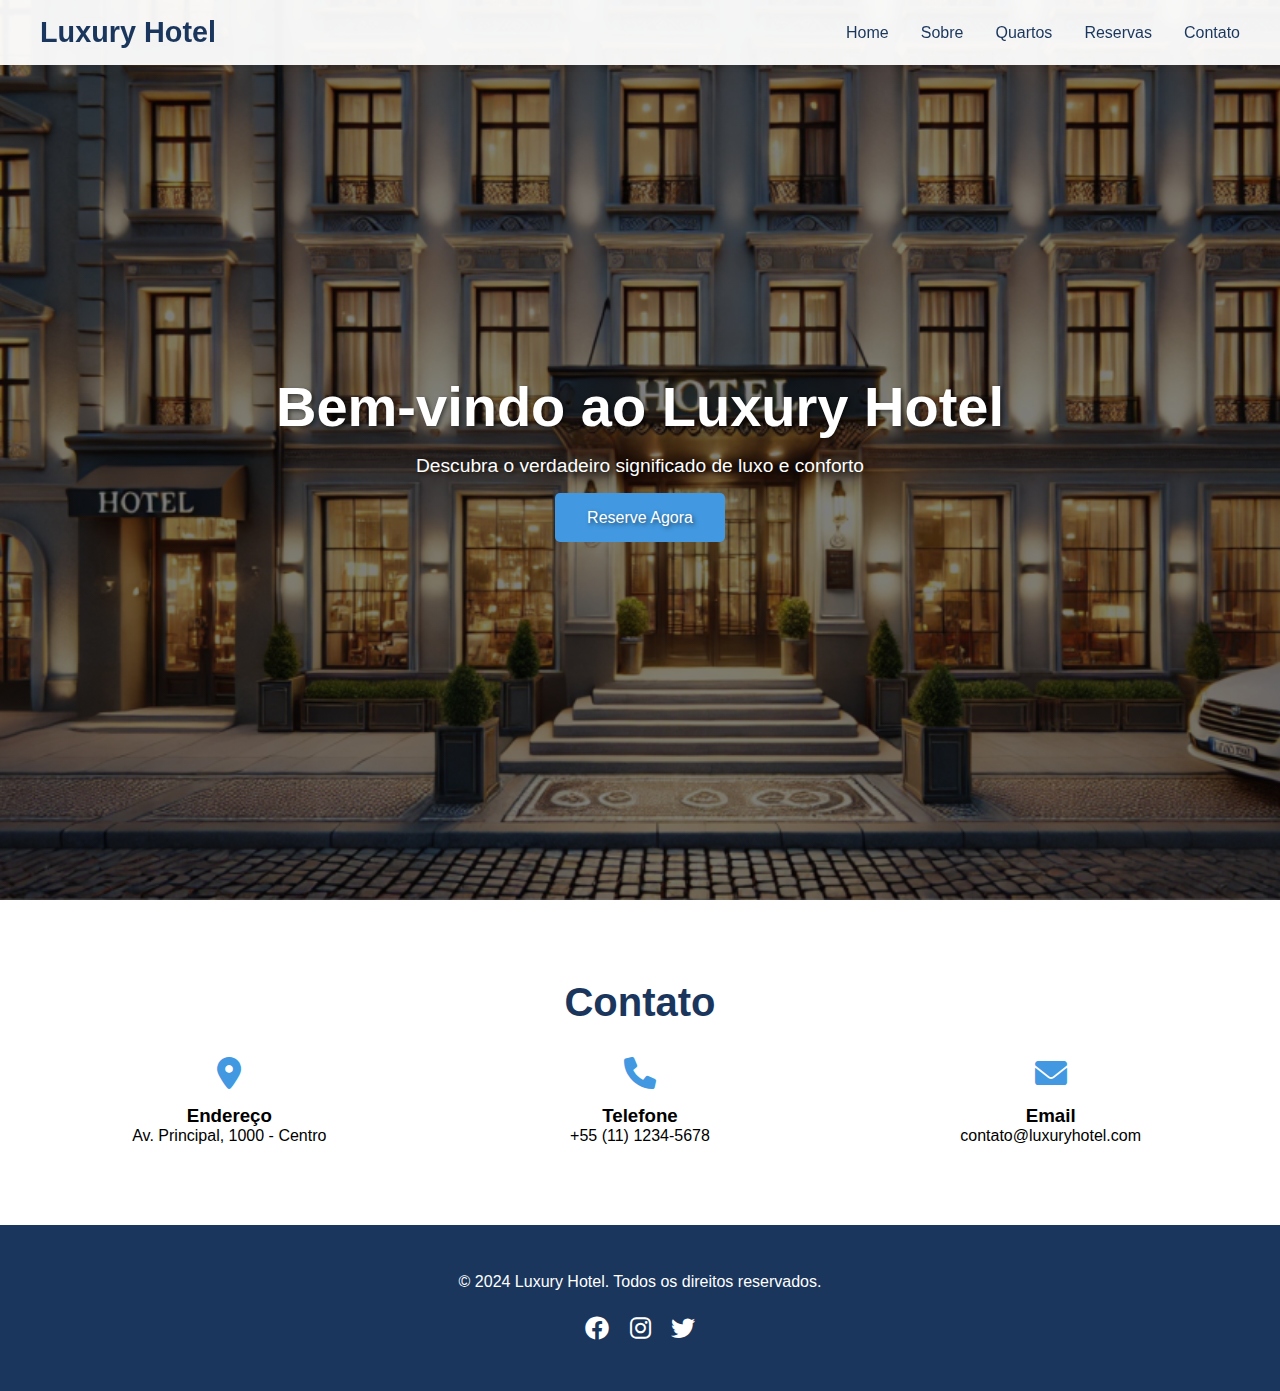
<file: index.html>
<!DOCTYPE html>
<html lang="pt-BR">
<head>
    <meta charset="UTF-8">
    <meta name="viewport" content="width=device-width, initial-scale=1.0">
    <title>Luxury Hotel & Resort</title>
    <link rel="icon" type="image/x-icon" href="/img/logo.png">
    <link rel="stylesheet" href="/fontawesome-assets.css">
    <link rel="stylesheet" href="/styles.css">
    <link rel="preconnect" href="https://fonts.googleapis.com">
    <link rel="preconnect" href="https://fonts.gstatic.com" crossorigin>
    <link href="https://fonts.googleapis.com/css2?family=Playfair+Display:ital,wght@0,400..900;1,400..900&display=swap" rel="stylesheet">
</head>
<body>
    <nav class="navbar">
        <div class="nav-content">
            <div class="logo"><a href="/index.html">Luxury Hotel</a></div>
            <button id="menuToggle" class="menu-toggle" aria-label="Menu">
                <i class="fas fa-bars"></i>
            </button>
            <div id="navLinks" class="nav-links">
                <a href="/index.html">Home</a>
                <a href="/sobre.html">Sobre</a>
                <a href="/quartos.html">Quartos</a>
                <a href="/reserva.html">Reservas</a>
                <a href="#contact">Contato</a>
            </div>
        </div>
    </nav>

    <section id="home" class="hero">
        <div class="hero-content">
            <h1>Bem-vindo ao Luxury Hotel</h1>
            <p>Descubra o verdadeiro significado de luxo e conforto</p>
            <a href="/reserva.html" class="cta-button">Reserve Agora</a>
        </div>
    </section>

    <section id="contact" class="contact">
        <h2 class="section-title">Contato</h2>
        <div class="contact-content">
            <div class="contact-info">
                <i class="fas fa-map-marker-alt"></i>
                <h3>Endereço</h3>
                <p>Av. Principal, 1000 - Centro</p>
            </div>
            <div class="contact-info">
                <i class="fas fa-phone"></i>
                <h3>Telefone</h3>
                <p>+55 (11) 1234-5678</p>
            </div>
            <div class="contact-info">
                <i class="fas fa-envelope"></i>
                <h3>Email</h3>
                <p>contato@luxuryhotel.com</p>
            </div>
        </div>
    </section>

    <footer class="footer">
        <div class="footer-content">
            <p>&copy; 2024 Luxury Hotel. Todos os direitos reservados.</p>
            <div class="social-links">
                <a href="#"><i class="fab fa-facebook"></i></a>
                <a href="#"><i class="fab fa-instagram"></i></a>
                <a href="#"><i class="fab fa-twitter"></i></a>
            </div>
        </div>
    </footer>
    <script src="script.js"></script>
</body>
</html>
</file>
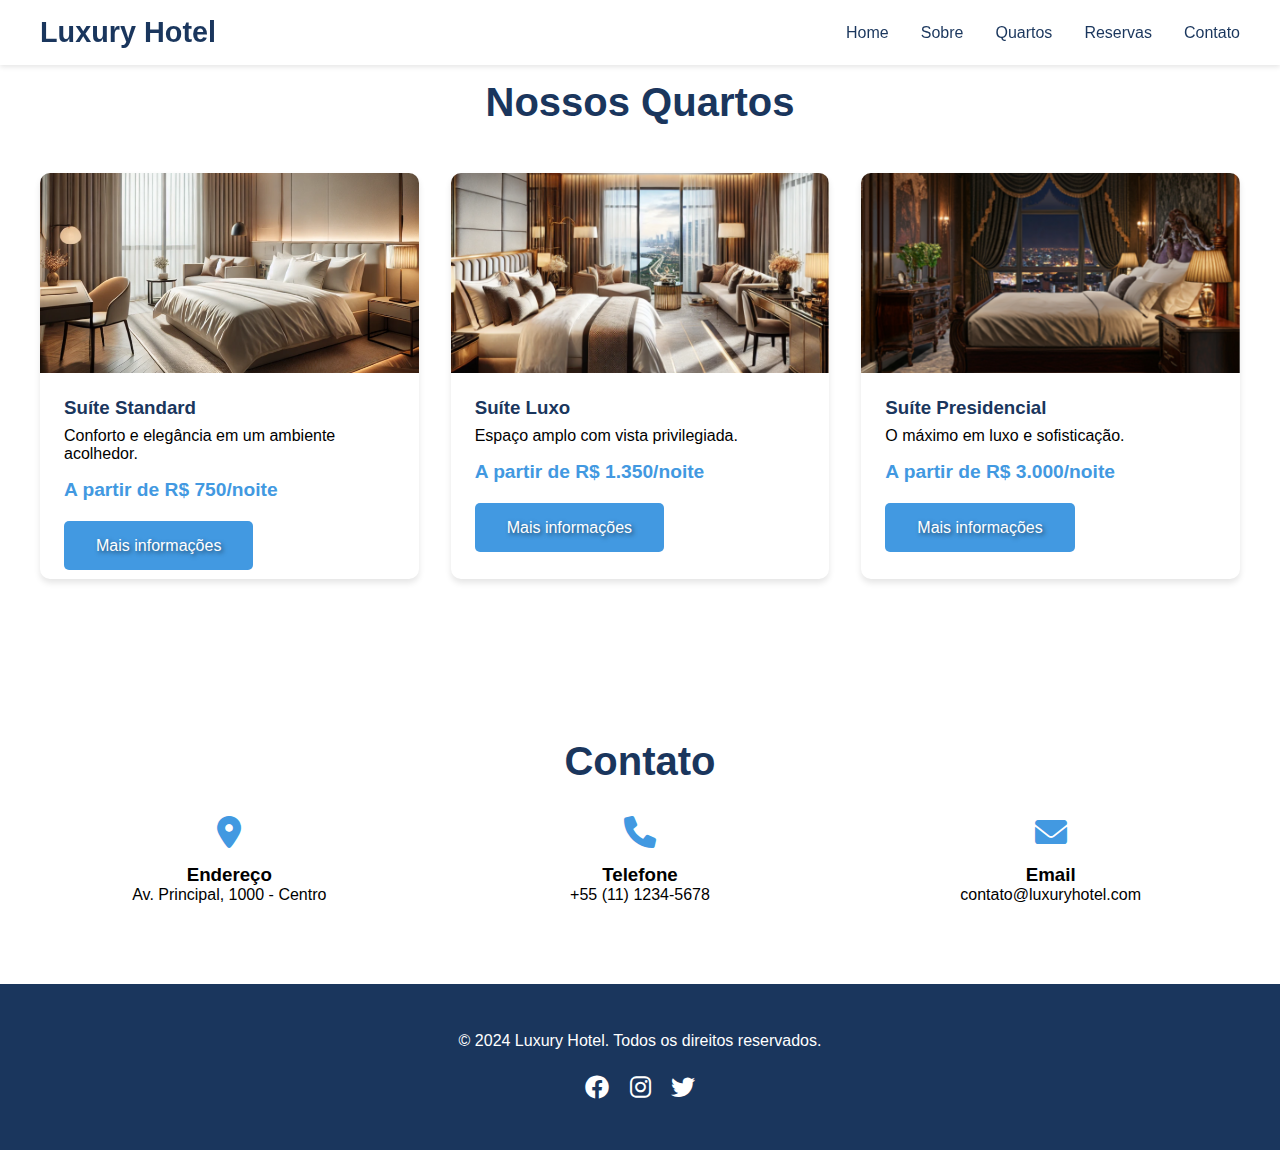
<file: quartos.html>
<!DOCTYPE html>
<html lang="en">
<head>
    <meta charset="UTF-8">
    <meta name="viewport" content="width=device-width, initial-scale=1.0">
    <title>Luxury Hotel & Resort</title>
    <link rel="icon" type="image/x-icon" href="/img/logo.png">
    <link rel="stylesheet" href="/fontawesome-assets.css">
    <link rel="stylesheet" href="/styles.css">
    <link rel="preconnect" href="https://fonts.googleapis.com">
    <link rel="preconnect" href="https://fonts.gstatic.com" crossorigin>
    <link href="https://fonts.googleapis.com/css2?family=Playfair+Display:ital,wght@0,400..900;1,400..900&display=swap" rel="stylesheet">
</head>
<body>
    <nav class="navbar">
        <div class="nav-content">
            <div class="logo"><a href="/index.html">Luxury Hotel</a></div>
            <div class="menu-toggle">
                <i class="fas fa-bars"></i>
            </div>
            <div class="nav-links">
                <a href="/index.html">Home</a>
                <a href="/sobre.html">Sobre</a>
                <a href="/quartos.html">Quartos</a>
                <a href="/reserva.html">Reservas</a>
                <a href="#contact">Contato</a>
            </div>
        </div>
    </nav>

    <section id="rooms" class="rooms">
        <div class="rooms-content">
            <h2 class="section-title">Nossos Quartos</h2>
            <div class="rooms-grid">
                <div class="room-card">
                    <div class="room-image-standard"></div>
                    <div class="room-info">
                        <h3>Suíte Standard</h3>
                        <p>Conforto e elegância em um ambiente acolhedor.</p>
                        <div class="room-price">A partir de R$ 750/noite</div>
                        <br><br>
                        <a href="/suite-standard.html" class="cta-button">Mais informações</a>
                    </div>
                </div>
                <div class="room-card">
                    <div class="room-image-luxo"></div>
                    <div class="room-info">
                        <h3>Suíte Luxo</h3>
                        <p>Espaço amplo com vista privilegiada.</p>
                        <div class="room-price">A partir de R$ 1.350/noite</div>
                        <br><br>
                        <a href="/suite-luxo.html" class="cta-button">Mais informações</a>
                    </div>
                </div>
                <div class="room-card">
                    <div class="room-image-presidencial"></div>
                    <div class="room-info">
                        <h3>Suíte Presidencial</h3>
                        <p>O máximo em luxo e sofisticação.</p>
                        <div class="room-price">A partir de R$ 3.000/noite</div>
                        <br><br>
                        <a href="/suite-presidencial.html" class="cta-button">Mais informações</a>
                    </div>
                </div>
            </div>
        </div>
    </section>

    <section id="contact" class="contact">
        <h2 class="section-title">Contato</h2>
        <div class="contact-content">
            <div class="contact-info">
                <i class="fas fa-map-marker-alt"></i>
                <h3>Endereço</h3>
                <p>Av. Principal, 1000 - Centro</p>
            </div>
            <div class="contact-info">
                <i class="fas fa-phone"></i>
                <h3>Telefone</h3>
                <p>+55 (11) 1234-5678</p>
            </div>
            <div class="contact-info">
                <i class="fas fa-envelope"></i>
                <h3>Email</h3>
                <p>contato@luxuryhotel.com</p>
            </div>
        </div>
    </section>

    <footer class="footer">
        <div class="footer-content">
            <p>&copy; 2024 Luxury Hotel. Todos os direitos reservados.</p>
            <div class="social-links">
                <a href="#"><i class="fab fa-facebook"></i></a>
                <a href="#"><i class="fab fa-instagram"></i></a>
                <a href="#"><i class="fab fa-twitter"></i></a>
            </div>
        </div>
    </footer>
    <script src="script.js"></script>
</body>
</html>
</file>
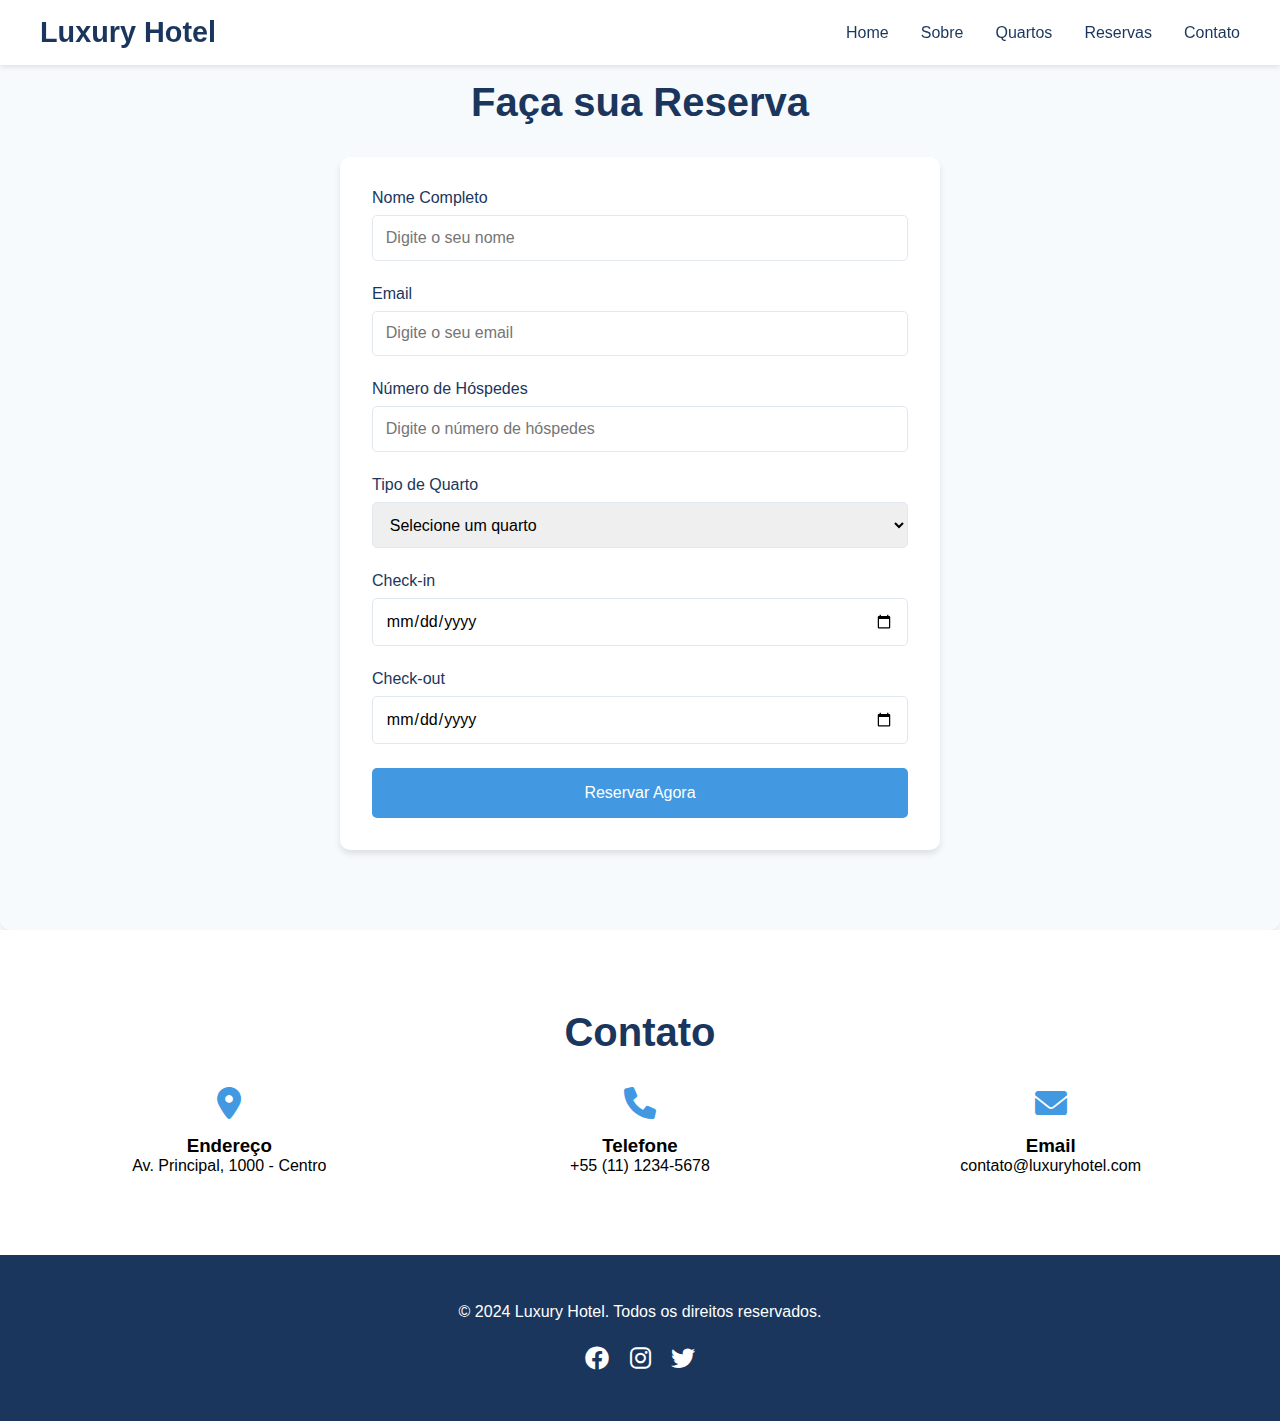
<file: reserva.html>
<!DOCTYPE html>
<html lang="en">
<head>
    <meta charset="UTF-8">
    <meta name="viewport" content="width=device-width, initial-scale=1.0">
    <title>Luxury Hotel & Resort</title>
    <link rel="icon" type="image/x-icon" href="/img/logo.png">
    <link rel="stylesheet" href="/fontawesome-assets.css">
    <link rel="stylesheet" href="/styles.css">
    <link rel="preconnect" href="https://fonts.googleapis.com">
    <link rel="preconnect" href="https://fonts.gstatic.com" crossorigin>
    <link href="https://fonts.googleapis.com/css2?family=Playfair+Display:ital,wght@0,400..900;1,400..900&display=swap" rel="stylesheet">
</head>
<body>
    <nav class="navbar">
        <div class="nav-content">
            <div class="logo"><a href="/index.html">Luxury Hotel</a></div>
            <div class="menu-toggle">
                <i class="fas fa-bars"></i>
            </div>
            <div class="nav-links">
                <a href="/index.html">Home</a>
                <a href="/sobre.html">Sobre</a>
                <a href="/quartos.html">Quartos</a>
                <a href="/reserva.html">Reservas</a>
                <a href="#contact">Contato</a>
            </div>
        </div>
    </nav>
    <div class="booking">
        <h2 class="section-title">Faça sua Reserva</h2>
                <form class="booking-form">
                    <div class="form-group">
                        <label for="name" class="booking-hover">Nome Completo</label>
                        <input type="text" id="name" placeholder="Digite o seu nome" required>
                    </div>
                    <div class="form-group">
                        <label for="email">Email</label>
                        <input type="email" id="email" placeholder="Digite o seu email" required>
                    </div>
                    <div class="form-group">
                        <label for="guests">Número de Hóspedes</label>
                        <input type="number" id="guests" min="1" placeholder="Digite o número de hóspedes" required>
                    </div>
                    <div class="additional-guests" style="display: none;">
                        <h3>Informações do Outro Hóspede</h3>
                        <div class="form-group">
                        <label for="guest-name-1">Nome do Hóspede</label>
                        <input type="text" id="guest-name-1">
                        </div>
                    </div>
                    <div class="form-group">
                        <label for="room-type">Tipo de Quarto</label>
                        <select id="room-type" required>
                            <option value="">Selecione um quarto</option>
                            <option value="standard">Quarto Standard</option>
                            <option value="luxo">Suíte Luxo</option>
                            <option value="presidencial">Suíte Presidencial</option>
                        </select>
                    </div>
                    <div class="form-group">
                        <label for="check-in">Check-in</label>
                        <input type="date" id="check-in" required>
                    </div>
                    <div class="form-group">
                        <label for="check-out">Check-out</label>
                        <input type="date" id="check-out" required>
                    </div>
                    <button type="submit" class="submit-button">Reservar Agora</button>
                </form>
        </section>
    </div>

    <section id="contact" class="contact">
        <h2 class="section-title">Contato</h2>
        <div class="contact-content">
            <div class="contact-info">
                <i class="fas fa-map-marker-alt"></i>
                <h3>Endereço</h3>
                <p>Av. Principal, 1000 - Centro</p>
            </div>
            <div class="contact-info">
                <i class="fas fa-phone"></i>
                <h3>Telefone</h3>
                <p>+55 (11) 1234-5678</p>
            </div>
            <div class="contact-info">
                <i class="fas fa-envelope"></i>
                <h3>Email</h3>
                <p>contato@luxuryhotel.com</p>
            </div>
        </div>
    </section>

    <footer class="footer">
        <div class="footer-content">
            <p>&copy; 2024 Luxury Hotel. Todos os direitos reservados.</p>
            <div class="social-links">
                <a href="#"><i class="fab fa-facebook"></i></a>
                <a href="#"><i class="fab fa-instagram"></i></a>
                <a href="#"><i class="fab fa-twitter"></i></a>
            </div>
        </div>
    </footer>

    <script>
        const guestsInput = document.getElementById('guests');
        const additionalGuestsDiv = document.querySelector('.additional-guests');
        const guestNameInputs = document.querySelectorAll('.additional-guests input');

        guestsInput.addEventListener('input', () => {
        const numGuests = parseInt(guestsInput.value, 10) || 1;
        additionalGuestsDiv.style.display = numGuests > 1 ? 'block' : 'none';

        guestNameInputs.forEach((input, index) => {
            input.required = index < numGuests - 1;
        });
        });
    </script>
    <script src="script.js"></script>
</body>
</html>
</file>
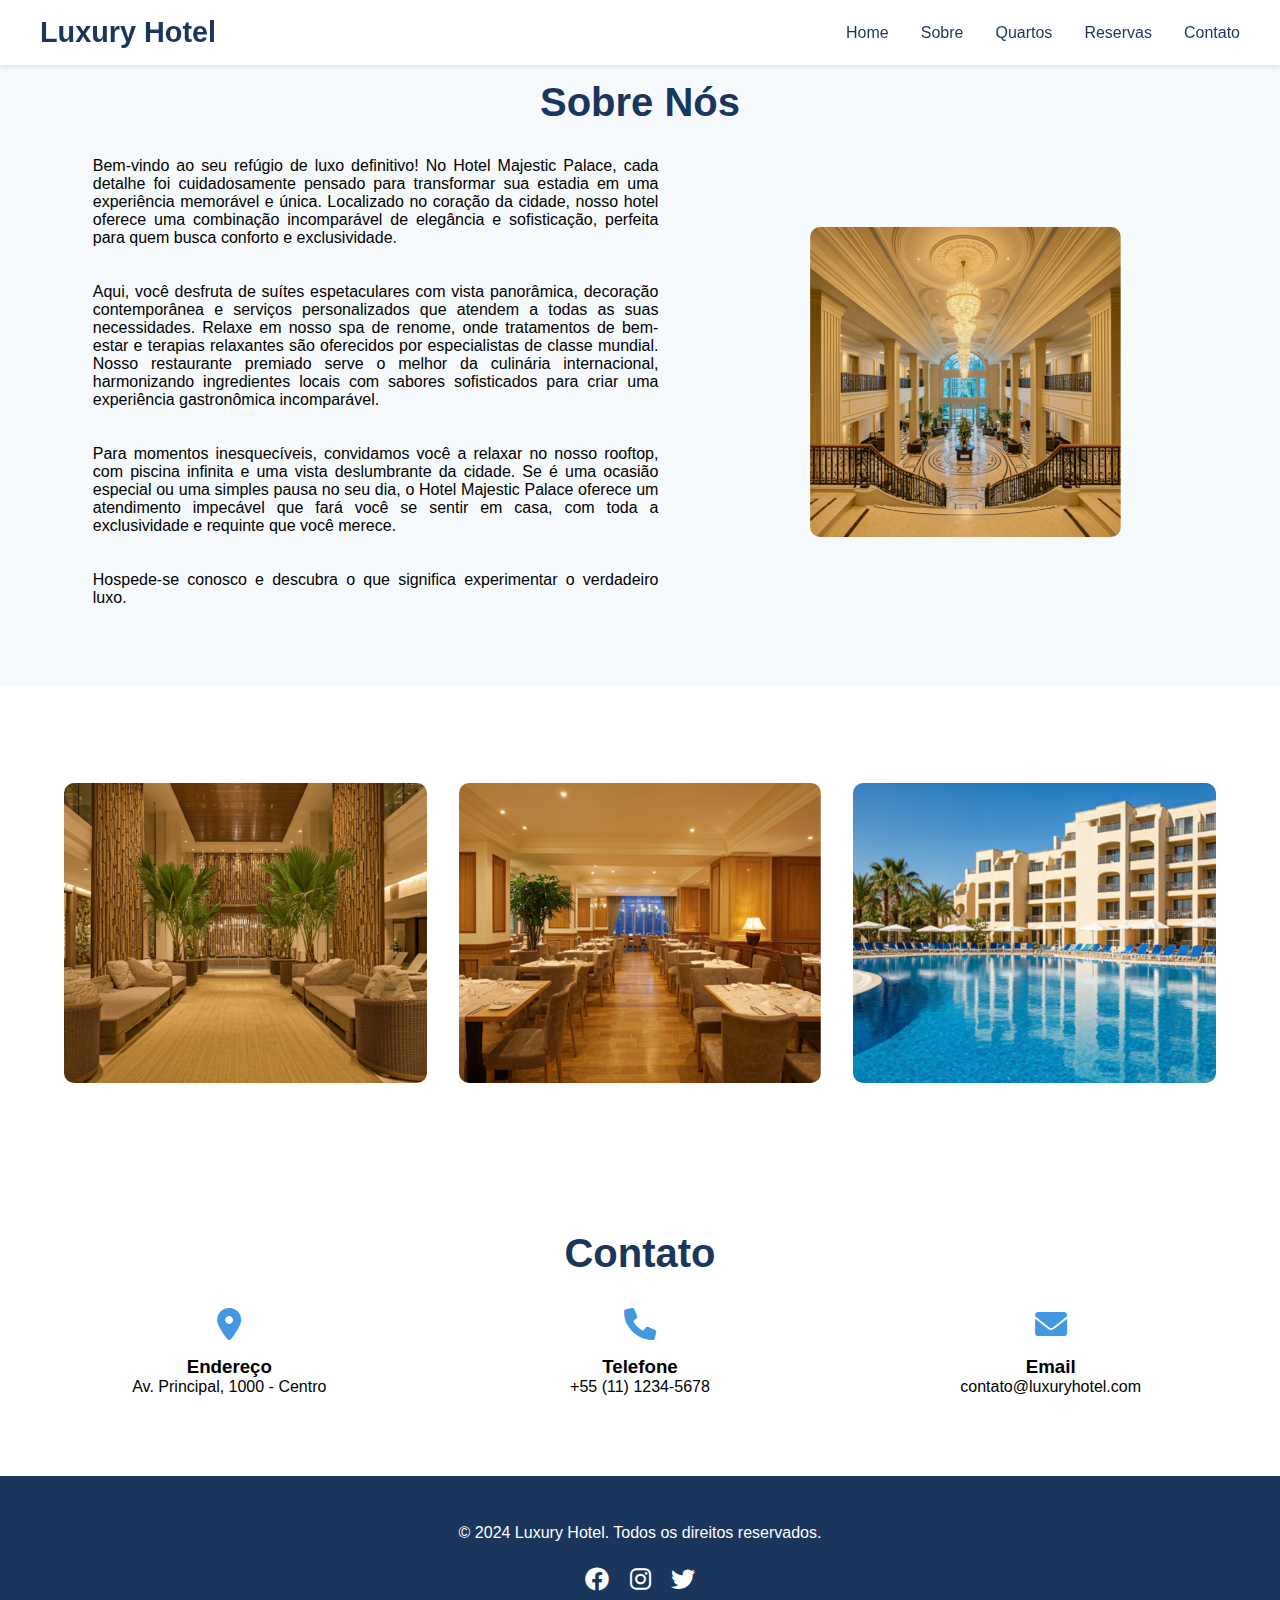
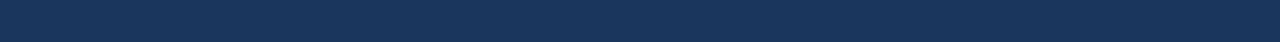
<file: sobre.html>
<!DOCTYPE html>
<html lang="en">
<head>
    <meta charset="UTF-8">
    <meta name="viewport" content="width=device-width, initial-scale=1.0">
    <title>Luxury Hotel & Resort</title>
    <link rel="icon" type="image/x-icon" href="/img/logo.png">
    <link rel="stylesheet" href="/fontawesome-assets.css">
    <link rel="stylesheet" href="/styles.css">
    <link rel="preconnect" href="https://fonts.googleapis.com">
    <link rel="preconnect" href="https://fonts.gstatic.com" crossorigin>
    <link href="https://fonts.googleapis.com/css2?family=Playfair+Display:ital,wght@0,400..900;1,400..900&display=swap" rel="stylesheet">
</head>
<body>
    <nav class="navbar">
        <div class="nav-content">
            <div class="logo"><a href="/index.html">Luxury Hotel</a></div>
            <div class="menu-toggle">
                <i class="fas fa-bars"></i>
            </div>
            <div class="nav-links">
                <a href="/index.html">Home</a>
                <a href="/sobre.html">Sobre</a>
                <a href="/quartos.html">Quartos</a>
                <a href="/reserva.html">Reservas</a>
                <a href="#contact">Contato</a>
            </div>
        </div>
    </nav>
    <section id="about" class="about">
        <div>
            <h2 class="section-title">Sobre Nós</h2>
        </div>
        <div class="about-content">
            <div class="about-text">
                <p>Bem-vindo ao seu refúgio de luxo definitivo! No Hotel Majestic Palace, cada detalhe foi cuidadosamente pensado para transformar sua estadia em uma experiência memorável e única. Localizado no coração da cidade, nosso hotel oferece uma combinação incomparável de elegância e sofisticação, perfeita para quem busca conforto e exclusividade.</p><br><br>
                <p>Aqui, você desfruta de suítes espetaculares com vista panorâmica, decoração contemporânea e serviços personalizados que atendem a todas as suas necessidades. Relaxe em nosso spa de renome, onde tratamentos de bem-estar e terapias relaxantes são oferecidos por especialistas de classe mundial. Nosso restaurante premiado serve o melhor da culinária internacional, harmonizando ingredientes locais com sabores sofisticados para criar uma experiência gastronômica incomparável.</p><br><br>
                <p>Para momentos inesquecíveis, convidamos você a relaxar no nosso rooftop, com piscina infinita e uma vista deslumbrante da cidade. Se é uma ocasião especial ou uma simples pausa no seu dia, o Hotel Majestic Palace oferece um atendimento impecável que fará você se sentir em casa, com toda a exclusividade e requinte que você merece.</p>
                <br><br>
                <p>Hospede-se conosco e descubra o que significa experimentar o verdadeiro luxo.</p>
            </div>
            <div class="about-image">
                <img src="/img/saguão.png" alt="Hotel Majestic Palace">
            </div>
        </div>
    </section>

    <div class="gallery-container">
        <div class="gallery-item">
            <img src="/img/galeria-hotel1.png" alt="Foto Saguão de Espera">
        </div>
        <div class="gallery-item">
            <img src="/img/galeria-hotel2.png" alt="Foto do Restaurante do Hotel">
        </div>
        <div class="gallery-item">
            <img src="/img/galeria-hotel3.png" alt="Foto da área da piscina">
        </div>
    </div>
    
    <section id="contact" class="contact">
        <h2 class="section-title">Contato</h2>
        <div class="contact-content">
            <div class="contact-info">
                <i class="fas fa-map-marker-alt"></i>
                <h3>Endereço</h3>
                <p>Av. Principal, 1000 - Centro</p>
            </div>
            <div class="contact-info">
                <i class="fas fa-phone"></i>
                <h3>Telefone</h3>
                <p>+55 (11) 1234-5678</p>
            </div>
            <div class="contact-info">
                <i class="fas fa-envelope"></i>
                <h3>Email</h3>
                <p>contato@luxuryhotel.com</p>
            </div>
        </div>
    </section>

    <footer class="footer">
        <div class="footer-content">
            <p>&copy; 2024 Luxury Hotel. Todos os direitos reservados.</p>
            <div class="social-links">
                <a href="#"><i class="fab fa-facebook"></i></a>
                <a href="#"><i class="fab fa-instagram"></i></a>
                <a href="#"><i class="fab fa-twitter"></i></a>
            </div>
        </div>
    </footer>
    <script src="script.js"></script>
</body>
</html>
</file>
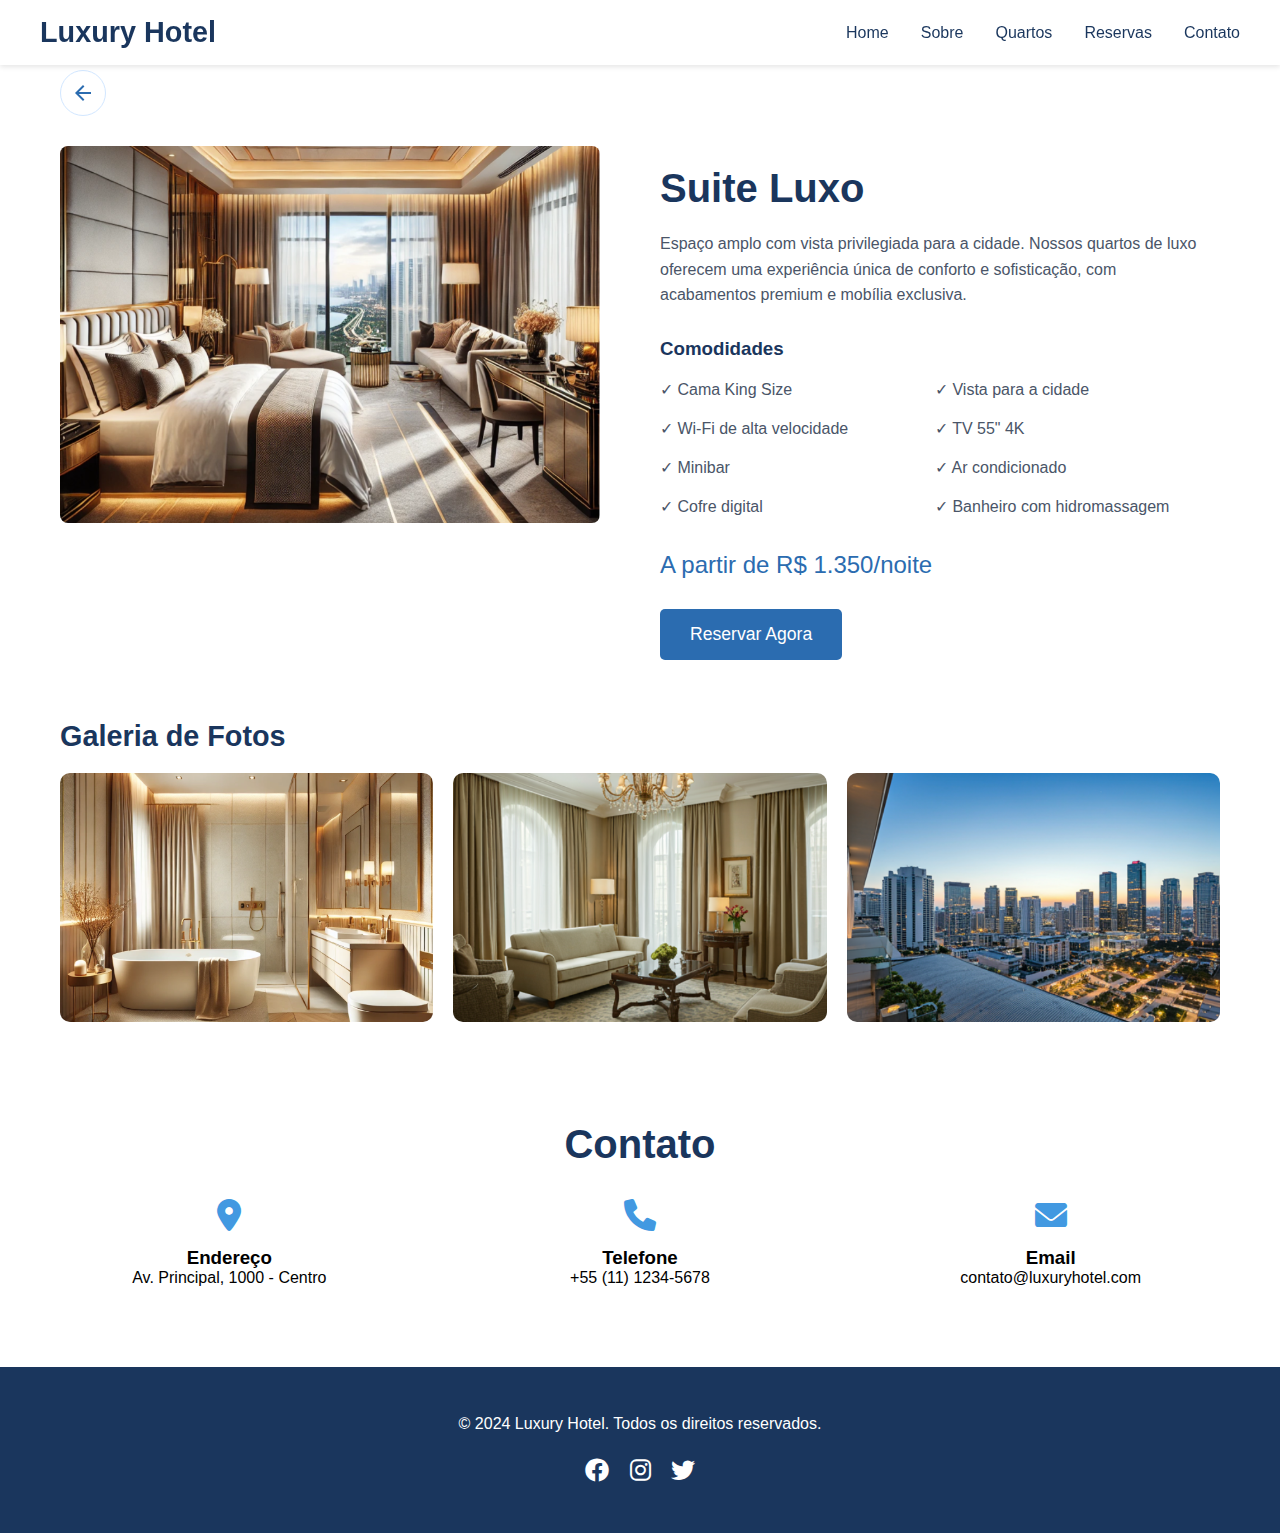
<file: suite-luxo.html>
<!DOCTYPE html>
<html lang="en">
<head>
    <meta charset="UTF-8">
    <meta name="viewport" content="width=device-width, initial-scale=1.0">
    <title>Luxury Hotel & Resort</title>
    <link rel="icon" type="image/x-icon" href="/img/logo.png">
    <link rel="stylesheet" href="/fontawesome-assets.css">
    <link rel="stylesheet" href="/styles.css">
    <link rel="stylesheet" href="/quartos.css">
    <link rel="preconnect" href="https://fonts.googleapis.com">
    <link rel="preconnect" href="https://fonts.gstatic.com" crossorigin>
    <link href="https://fonts.googleapis.com/css2?family=Playfair+Display:ital,wght@0,400..900;1,400..900&display=swap" rel="stylesheet">
</head>
<body>
    <nav class="navbar">
        <div class="nav-content">
            <div class="logo"><a href="/index.html">Luxury Hotel</a></div>
            <div class="menu-toggle">
                <i class="fas fa-bars"></i>
            </div>
            <div class="nav-links">
                <a href="/index.html">Home</a>
                <a href="/sobre.html">Sobre</a>
                <a href="/quartos.html">Quartos</a>
                <a href="/reserva.html">Reservas</a>
                <a href="#contact">Contato</a>
            </div>
        </div>
    </nav>

    <div class="container">
        <div class="back-nav">
            <a href="quartos.html" class="back-button">
                <svg class="back-arrow" viewBox="0 0 24 24">
                    <path d="M20 11H7.83l5.59-5.59L12 4l-8 8 8 8 1.41-1.41L7.83 13H20v-2z"/>
                </svg>                
            </a>
        </div>

        <div class="room-details">
            <div class="room-image">
                <img src="/img/Luxo.png" alt="Suite Luxo">
            </div>
            <div class="room-info">
                <h1 class="room-title">Suite Luxo</h1>
                <p class="room-description">
                    Espaço amplo com vista privilegiada para a cidade. Nossos quartos de luxo oferecem uma experiência única de conforto e sofisticação, com acabamentos premium e mobília exclusiva.
                </p>
                <div class="amenities">
                    <h3>Comodidades</h3>
                    <ul class="amenities-list">
                        <li>✓ Cama King Size</li>
                        <li>✓ Vista para a cidade</li>
                        <li>✓ Wi-Fi de alta velocidade</li>
                        <li>✓ TV 55" 4K</li>
                        <li>✓ Minibar</li>
                        <li>✓ Ar condicionado</li>
                        <li>✓ Cofre digital</li>
                        <li>✓ Banheiro com hidromassagem</li>
                    </ul>
                </div>
                <div class="price">
                    A partir de R$ 1.350/noite
                </div>
                <a href="reserva.html" class="book-button">Reservar Agora</a>
            </div>
        </div>

        <h2 class="gallery-title">Galeria de Fotos</h2>
        <div class="gallery">
            <div class="gallery-item">
                <img src="/img/banheiro-luxo.png" alt="Vista do banheiro">
            </div>
            <div class="gallery-item">
                <img src="/img/sala-luxo.png" alt="Vista da sala de estar">
            </div>
            <div class="gallery-item">
                <img src="/img/vista-luxo.png" alt="Vista da varanda">
            </div>
        </div>
    </div>

    <section id="contact" class="contact">
        <h2 class="section-title">Contato</h2>
        <div class="contact-content">
            <div class="contact-info">
                <i class="fas fa-map-marker-alt"></i>
                <h3>Endereço</h3>
                <p>Av. Principal, 1000 - Centro</p>
            </div>
            <div class="contact-info">
                <i class="fas fa-phone"></i>
                <h3>Telefone</h3>
                <p>+55 (11) 1234-5678</p>
            </div>
            <div class="contact-info">
                <i class="fas fa-envelope"></i>
                <h3>Email</h3>
                <p>contato@luxuryhotel.com</p>
            </div>
        </div>
    </section>

    <footer class="footer">
        <div class="footer-content">
            <p>&copy; 2024 Luxury Hotel. Todos os direitos reservados.</p>
            <div class="social-links">
                <a href="#"><i class="fab fa-facebook"></i></a>
                <a href="#"><i class="fab fa-instagram"></i></a>
                <a href="#"><i class="fab fa-twitter"></i></a>
            </div>
        </div>
    </footer>
    <script src="script.js"></script>
</body>
</html>
</file>
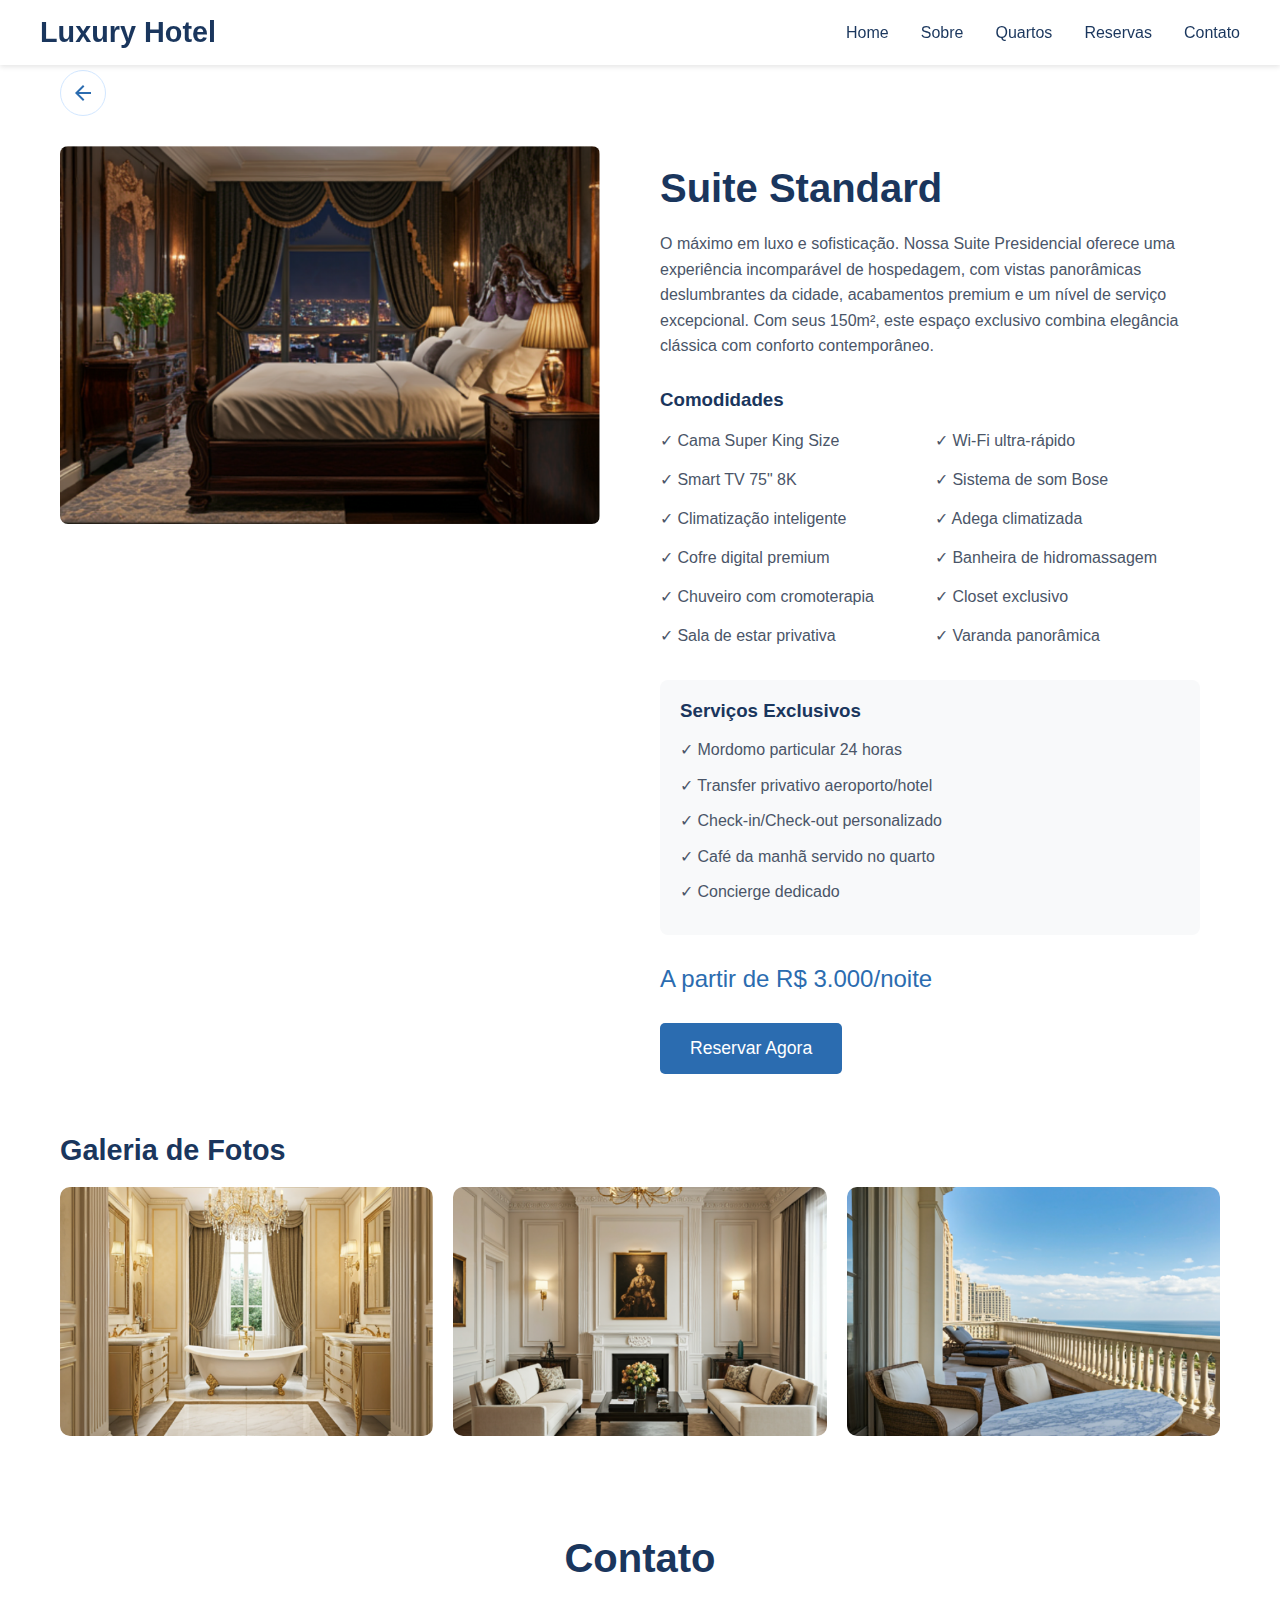
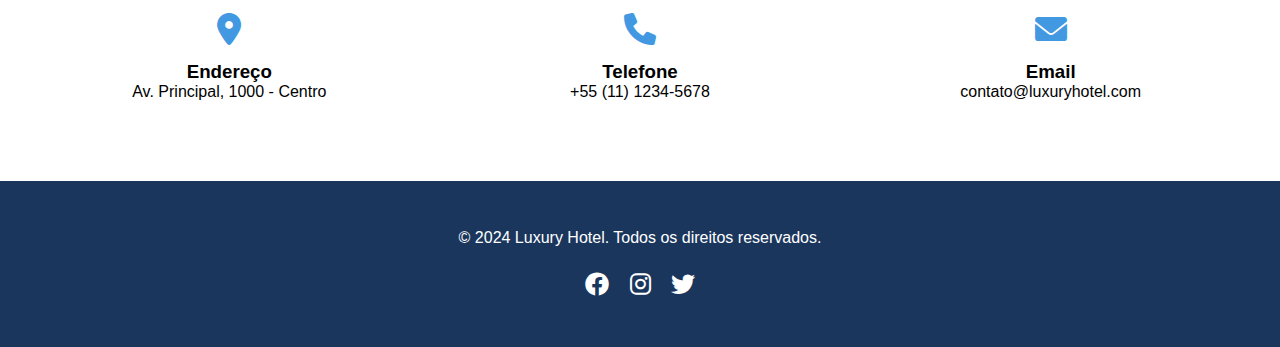
<file: suite-presidencial.html>
<!DOCTYPE html>
<html lang="en">
<head>
    <meta charset="UTF-8">
    <meta name="viewport" content="width=device-width, initial-scale=1.0">
    <title>Luxury Hotel & Resort</title>
    <link rel="icon" type="image/x-icon" href="/img/logo.png">
    <link rel="stylesheet" href="/fontawesome-assets.css">
    <link rel="stylesheet" href="/styles.css">
    <link rel="stylesheet" href="/quartos.css">
    <link rel="preconnect" href="https://fonts.googleapis.com">
    <link rel="preconnect" href="https://fonts.gstatic.com" crossorigin>
    <link href="https://fonts.googleapis.com/css2?family=Playfair+Display:ital,wght@0,400..900;1,400..900&display=swap" rel="stylesheet">
</head>
<body>
    <nav class="navbar">
        <div class="nav-content">
            <div class="logo"><a href="/index.html">Luxury Hotel</a></div>
            <div class="menu-toggle">
                <i class="fas fa-bars"></i>
            </div>
            <div class="nav-links">
                <a href="/index.html">Home</a>
                <a href="/sobre.html">Sobre</a>
                <a href="/quartos.html">Quartos</a>
                <a href="/reserva.html">Reservas</a>
                <a href="#contact">Contato</a>
            </div>
        </div>
    </nav>

    <div class="container">
        <div class="back-nav">
            <a href="quartos.html" class="back-button">
                <svg class="back-arrow" viewBox="0 0 24 24">
                    <path d="M20 11H7.83l5.59-5.59L12 4l-8 8 8 8 1.41-1.41L7.83 13H20v-2z"/>
                </svg>
            </a>
        </div>

        <div class="room-details">
            <div class="room-image">
                <img src="/img/Presidencial.png" alt="Suite Luxo">
            </div>
            <div class="room-info">
                <h1 class="room-title">Suite Standard</h1>
                <p class="room-description">
                    O máximo em luxo e sofisticação. Nossa Suite Presidencial oferece uma experiência incomparável de hospedagem, com vistas panorâmicas deslumbrantes da cidade, acabamentos premium e um nível de serviço excepcional. Com seus 150m², este espaço exclusivo combina elegância clássica com conforto contemporâneo.
                </p>
                <div class="amenities">
                    <h3>Comodidades</h3>
                    <ul class="amenities-list">
                        <li>✓ Cama Super King Size</li>
                        <li>✓ Wi-Fi ultra-rápido</li>
                        <li>✓ Smart TV 75" 8K</li>
                        <li>✓ Sistema de som Bose</li>
                        <li>✓ Climatização inteligente</li>
                        <li>✓ Adega climatizada</li>
                        <li>✓ Cofre digital premium</li>
                        <li>✓ Banheira de hidromassagem</li>
                        <li>✓ Chuveiro com cromoterapia</li>
                        <li>✓ Closet exclusivo</li>
                        <li>✓ Sala de estar privativa</li>
                        <li>✓ Varanda panorâmica</li>
                    </ul>
                </div>

                <div class="special-features">
                    <h3>Serviços Exclusivos</h3>
                    <p>✓ Mordomo particular 24 horas</p>
                    <p>✓ Transfer privativo aeroporto/hotel</p>
                    <p>✓ Check-in/Check-out personalizado</p>
                    <p>✓ Café da manhã servido no quarto</p>
                    <p>✓ Concierge dedicado</p>
                </div>

                <div class="price">
                    A partir de R$ 3.000/noite
                </div>
                <a href="reserva.html" class="book-button">Reservar Agora</a>
            </div>
        </div>

        <h2 class="gallery-title">Galeria de Fotos</h2>
        <div class="gallery">
            <div class="gallery-item">
                <img src="/img/banheiro-presidencial.png" alt="Vista do banheiro">
            </div>
            <div class="gallery-item">
                <img src="/img/sala-presidencial.png" alt="Vista da sala de estar">
            </div>
            <div class="gallery-item">
                <img src="/img/vista-presidencial.png" alt="Vista da varanda">
            </div>
        </div>
    </div>

    <section id="contact" class="contact">
        <h2 class="section-title">Contato</h2>
        <div class="contact-content">
            <div class="contact-info">
                <i class="fas fa-map-marker-alt"></i>
                <h3>Endereço</h3>
                <p>Av. Principal, 1000 - Centro</p>
            </div>
            <div class="contact-info">
                <i class="fas fa-phone"></i>
                <h3>Telefone</h3>
                <p>+55 (11) 1234-5678</p>
            </div>
            <div class="contact-info">
                <i class="fas fa-envelope"></i>
                <h3>Email</h3>
                <p>contato@luxuryhotel.com</p>
            </div>
        </div>
    </section>

    <footer class="footer">
        <div class="footer-content">
            <p>&copy; 2024 Luxury Hotel. Todos os direitos reservados.</p>
            <div class="social-links">
                <a href="#"><i class="fab fa-facebook"></i></a>
                <a href="#"><i class="fab fa-instagram"></i></a>
                <a href="#"><i class="fab fa-twitter"></i></a>
            </div>
        </div>
    </footer>
    <script src="script.js"></script>
</body>
</html>
</file>
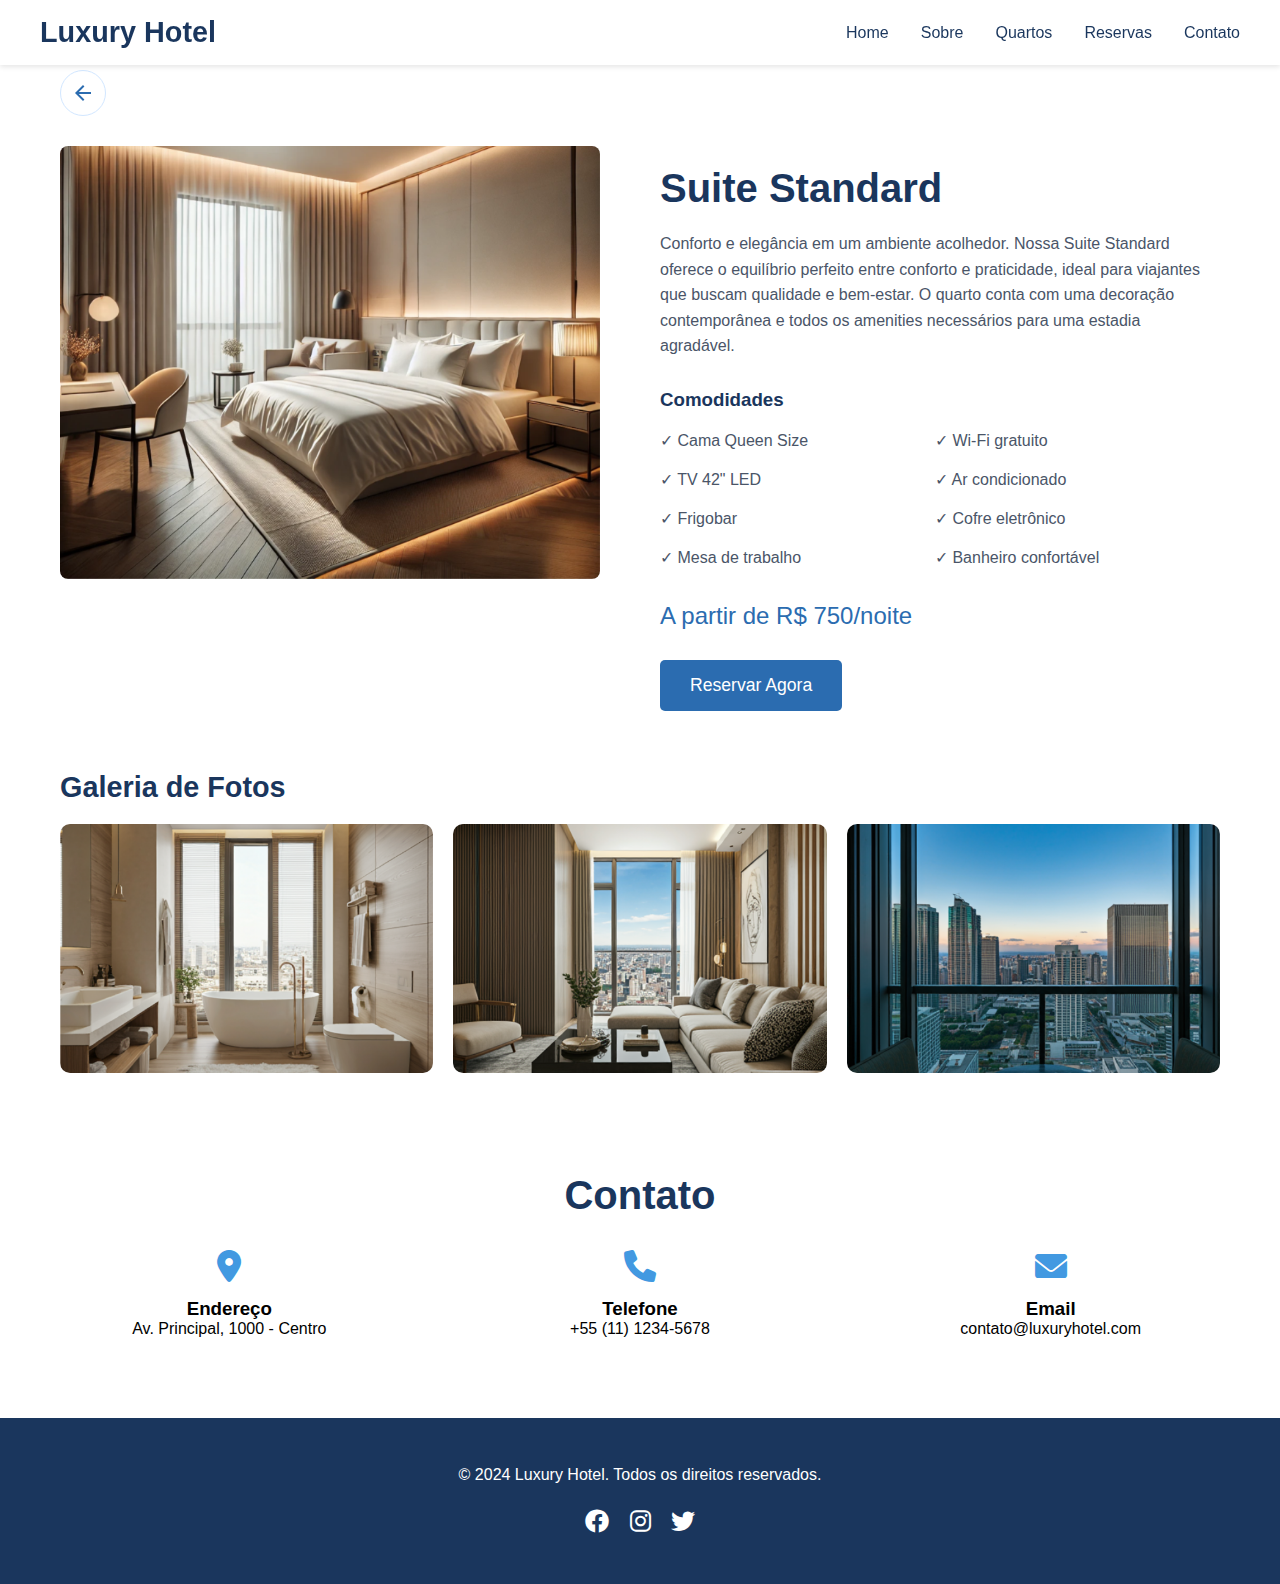
<file: suite-standard.html>
<!DOCTYPE html>
<html lang="en">
<head>
    <meta charset="UTF-8">
    <meta name="viewport" content="width=device-width, initial-scale=1.0">
    <title>Luxury Hotel & Resort</title>
    <link rel="icon" type="image/x-icon" href="/img/logo.png">
    <link rel="stylesheet" href="/fontawesome-assets.css">
    <link rel="stylesheet" href="/styles.css">
    <link rel="stylesheet" href="/quartos.css">
    <link rel="preconnect" href="https://fonts.googleapis.com">
    <link rel="preconnect" href="https://fonts.gstatic.com" crossorigin>
    <link href="https://fonts.googleapis.com/css2?family=Playfair+Display:ital,wght@0,400..900;1,400..900&display=swap" rel="stylesheet">
</head>
<body>
    <nav class="navbar">
        <div class="nav-content">
            <div class="logo"><a href="/index.html">Luxury Hotel</a></div>
            <div class="menu-toggle">
                <i class="fas fa-bars"></i>
            </div>
            <div class="nav-links">
                <a href="/index.html">Home</a>
                <a href="/sobre.html">Sobre</a>
                <a href="/quartos.html">Quartos</a>
                <a href="/reserva.html">Reservas</a>
                <a href="#contact">Contato</a>
            </div>
        </div>
    </nav>

    <div class="container">
        <div class="back-nav">
            <a href="quartos.html" class="back-button">
                <svg class="back-arrow" viewBox="0 0 24 24">
                    <path d="M20 11H7.83l5.59-5.59L12 4l-8 8 8 8 1.41-1.41L7.83 13H20v-2z"/>
                </svg>
            </a>
        </div>

        <div class="room-details">
            <div class="room-image">
                <img src="/img/Standard.png" alt="Suite Luxo">
            </div>
            <div class="room-info">
                <h1 class="room-title">Suite Standard</h1>
                <p class="room-description">
                    Conforto e elegância em um ambiente acolhedor. Nossa Suite Standard oferece o equilíbrio perfeito entre conforto e praticidade, ideal para viajantes que buscam qualidade e bem-estar. O quarto conta com uma decoração contemporânea e todos os amenities necessários para uma estadia agradável.
                </p>
                <div class="amenities">
                    <h3>Comodidades</h3>
                    <ul class="amenities-list">
                        <li>✓ Cama Queen Size</li>
                        <li>✓ Wi-Fi gratuito</li>
                        <li>✓ TV 42" LED</li>
                        <li>✓ Ar condicionado</li>
                        <li>✓ Frigobar</li>
                        <li>✓ Cofre eletrônico</li>
                        <li>✓ Mesa de trabalho</li>
                        <li>✓ Banheiro confortável</li>
                    </ul>
                </div>
                <div class="price">
                    A partir de R$ 750/noite
                </div>
                <a href="reserva.html" class="book-button">Reservar Agora</a>
            </div>
        </div>

        <h2 class="gallery-title">Galeria de Fotos</h2>
        <div class="gallery">
            <div class="gallery-item">
                <img src="/img/banheiro-standard.png" alt="Vista do banheiro">
            </div>
            <div class="gallery-item">
                <img src="/img/sala-standard.png" alt="Vista da sala de estar">
            </div>
            <div class="gallery-item">
                <img src="/img/vista-standard.png" alt="Vista da varanda">
            </div>
        </div>
    </div>

    <section id="contact" class="contact">
        <h2 class="section-title">Contato</h2>
        <div class="contact-content">
            <div class="contact-info">
                <i class="fas fa-map-marker-alt"></i>
                <h3>Endereço</h3>
                <p>Av. Principal, 1000 - Centro</p>
            </div>
            <div class="contact-info">
                <i class="fas fa-phone"></i>
                <h3>Telefone</h3>
                <p>+55 (11) 1234-5678</p>
            </div>
            <div class="contact-info">
                <i class="fas fa-envelope"></i>
                <h3>Email</h3>
                <p>contato@luxuryhotel.com</p>
            </div>
        </div>
    </section>

    <footer class="footer">
        <div class="footer-content">
            <p>&copy; 2024 Luxury Hotel. Todos os direitos reservados.</p>
            <div class="social-links">
                <a href="#"><i class="fab fa-facebook"></i></a>
                <a href="#"><i class="fab fa-instagram"></i></a>
                <a href="#"><i class="fab fa-twitter"></i></a>
            </div>
        </div>
    </footer>
    <script src="script.js"></script>
</body>
</html>
</file>
<file: quartos.css>
:root {
    --cor-principal: #1a365d;
    --cor-secundaria: #4299e1;
    --cor-terciaria: #2b6cb0;
    --cor-branco: white;
}

* {
    margin: 0;
    padding: 0;
    box-sizing: border-box;
    font-family: Arial, sans-serif;
}

.container {
    max-width: 1200px;
    margin: 0 auto;
    padding: 20px;
    padding-top: 70px;
}

.back-nav {
    display: flex;
    align-items: center;
    margin-bottom: 20px;
}

.back-button {
    display: flex;
    align-items: center;
    gap: 8px;
    color: var(--cor-terciaria);
    text-decoration: none;
    font-size: 1.1em;
    padding: 10px;
    border-radius: 100%;
    border: 1px solid #d2e7ff;
    transition: 0.3s;
}

.back-button:hover {
    background-color: #d2e7ff;
}

.back-arrow {
    width: 24px;
    height: 24px;
    fill: var(--cor-terciaria);
}

.room-details {
    display: flex;
    gap: 40px;
    margin-top: 30px;
}

.room-image {
    flex: 1;
    min-width: 300px;
}

.room-image img {
    width: 100%;
    height: auto;
    border-radius: 8px;
    object-fit: cover;
}

.room-info {
    flex: 1;
    padding: 20px;
}

.room-title {
    color: #1a365d;
    font-size: 2.5em;
    margin-bottom: 20px;
}

.room-description {
    color: #4a5568;
    line-height: 1.6;
    margin-bottom: 30px;
}

.amenities {
    margin: 20px 0;
}

.amenities h3 {
    color: #1a365d;
    margin-bottom: 15px;
}

.amenities-list {
    display: grid;
    grid-template-columns: repeat(2, 1fr);
    gap: 10px;
    list-style: none;
}

.amenities-list li {
    color: #4a5568;
    padding: 5px 0;
}

.special-features {
    margin: 30px 0;
    padding: 20px;
    background-color: #f8f9fa;
    border-radius: 8px;
}

.special-features h3 {
    color: #1a365d;
    margin-bottom: 15px;
}

.special-features p {
    color: #4a5568;
    line-height: 1.6;
    margin-bottom: 10px;
}

.price {
    font-size: 1.5em;
    color: var(--cor-terciaria);
    margin: 30px 0;
}

.book-button {
    background-color: var(--cor-terciaria);
    color: var(--cor-branco);
    padding: 15px 30px;
    border: none;
    border-radius: 5px;
    font-size: 1.1em;
    cursor: pointer;
    transition: background-color 0.3s;
}

.book-button:hover {
    background-color: #1a365d;
}

.gallery-title {
    color: #1a365d;
    font-size: 1.8em;
    margin: 40px 0 20px;
}

.gallery {
    display: grid;
    grid-template-columns: repeat(3, 1fr);
    gap: 20px;
    margin-top: 20px;
}

.gallery-item {
    position: relative;
    width: 100%;
    height: 0;
    padding-bottom: 66.67%; 
    overflow: hidden;
    border-radius: 8px;
}

.gallery-item img {
    position: absolute;
    width: 100%;
    height: 100%;
    object-fit: cover;
    transition: transform 0.3s ease;
}

.gallery-item:hover img {
    transform: scale(1.05);
}

@media (max-width: 768px) {
    .room-details {
        flex-direction: column;
    }

    .room-image, .room-info {
        width: 100%;
    }

    .amenities-list {
        grid-template-columns: 1fr;
    }
}

.gallery-item:hover img {
    transform: scale(1.05);
}

@media (max-width: 768px) {
    .room-details {
        flex-direction: column;
    }

    .room-image, .room-info {
        width: 100%;
    }

    .amenities-list {
        grid-template-columns: 1fr;
    }

    .gallery {
        grid-template-columns: 1fr;
        gap: 15px;
    }
}

@media (min-width: 769px) and (max-width: 1024px) {
    .gallery {
        grid-template-columns: repeat(2, 1fr);
    }
}
</file>
<file: styles.css>
@import url('https://cdnjs.cloudflare.com/ajax/libs/font-awesome/6.0.0/css/all.min.css');

:root {
    --cor-principal: #1a365d;
    --cor-secundaria: #4299e1;
    --cor-terciaria: #2b6cb0;
    --cor-branco: white;
}

* {
    margin: 0;
    padding: 0;
    box-sizing: border-box;
    font-family: 'Arial', sans-serif;
}

.navbar {
    position: fixed;
    width: 100%;
    background-color: rgba(255, 255, 255, 0.95);
    padding: 1rem 2rem;
    z-index: 1000;
    box-shadow: 0 2px 5px rgba(0,0,0,0.1);
}

.nav-content {
    max-width: 1200px;
    margin: 0 auto;
    display: flex;
    justify-content: space-between;
    align-items: center;
}

.logo {
    font-size: 1.8rem;
    font-weight: bold;
    color: var(--cor-principal);
}

.logo a {
    text-decoration: none;
    color: var(--cor-principal);
}

.nav-links {
    display: flex;
    gap: 2rem;
}

.nav-links a {
    text-decoration: none;
    color: var(--cor-principal);
    font-weight: 500;
    transition: color 0.3s ease;
}

.nav-links a:hover {
    color: var(--cor-secundaria);
}

.menu-toggle {
    display: none;
    font-size: 1.5rem;
    cursor: pointer;
}

.hero {
    height: 100vh;
    background: linear-gradient(rgba(0,0,0,0.5), rgba(0,0,0,0.5)),
                url('/img/Hotel.png') center/cover no-repeat;
    display: flex;
    align-items: center;
    justify-content: center;
    text-align: center;
    color: var(--cor-branco);
    padding: 0 1rem;
}

.hero-content h1 {
    font-size: 3.5rem;
    margin-bottom: 1rem;
    text-shadow: 2px 2px 4px rgba(0, 0, 0, 0.5);
}

.hero-content p {
    font-size: 1.2rem;
    margin-bottom: 2rem;
    text-shadow: 2px 2px 4px rgba(0, 0, 0, 0.5);
}

.cta-button {
    padding: 1rem 2rem;
    background-color: var(--cor-secundaria);
    color: var(--cor-branco);
    text-decoration: none;
    border-radius: 5px;
    transition: background-color 0.3s ease;
    text-shadow: 2px 2px 4px rgba(0, 0, 0, 0.5);
}

.cta-button:hover {
    background-color: var(--cor-terciaria);
}

.about {
    padding: 5rem 2rem;
    background-color: #f7fafc;
}

.about-content {
    display: flex;
    justify-content: space-between;
    align-items: center;
    /*max-width: 1200px;
    margin: 0 auto;
    text-align: center;*/
}

.about-text {
    flex: 1;
    padding-right: 1.5rem;
    text-align: justify;
    margin-left: 5%;
    transition: transform 0.3s ease;
}

.about-text:hover {
    transform: scale(1.05);
}

.about-image {
display: flex;
justify-content: center;
flex: 1;
max-width: 50%;
}

.about-image img {
    max-width: 55%;
    height: auto;
    border-radius: 10px;
    transition: transform 0.3s ease;
}

.about-image img:hover {
    transform: scale(1.05);
}

.gallery-container {
    display: grid;
    grid-template-columns: repeat(3, 1fr);
    gap: 2rem;
    padding: 4rem 5%;
    margin-top: 2rem;
}

.gallery-item {
    width: 100%;
    overflow: hidden;
}

.gallery-item img {
    width: 100%;
    height: 300px;
    object-fit: cover;
    border-radius: 10px;
    transition: transform 0.3s ease;
}

.gallery-item img:hover {
    transform: scale(1.05);
}

.booking {
    padding: 5rem 2rem;
    background-color: #f7fafc;
    border-color: black;
    border-radius: 10px;
    box-shadow: 0 4px 6px rgba(0,0,0,0.1);
}

.booking-form {
    max-width: 600px;
    margin: 0 auto;
    background-color: var(--cor-branco);
    padding: 2rem;
    border-radius: 10px;
    box-shadow: 0 4px 6px rgba(0,0,0,0.1);
}

.form-group {
    margin-bottom: 1.5rem;
}

.form-group label {
    display: block;
    margin-bottom: 0.5rem;
    color: var(--cor-principal);
}

.form-group input,
.form-group select {
    width: 100%;
    padding: 0.8rem;
    border: 1px solid #e2e8f0;
    border-radius: 5px;
    font-size: 1rem;
}
.submit-button {
    width: 100%;
    padding: 1rem;
    background-color: var(--cor-secundaria);
    color: var(--cor-branco);
    border: none;
    border-radius: 5px;
    cursor: pointer;
    font-size: 1rem;
    transition: background-color 0.3s ease;
}

.submit-button:hover {
    background-color: var(--cor-terciaria);
}

.booking-hover:hover {
    border-color: var(--cor-secundaria);
}

.section-title {
    font-size: 2.5rem;
    color: var(--cor-principal);
    margin-bottom: 2rem;
    text-align: center;
}

.rooms {
    padding: 5rem 2rem;
    background-color: var(--cor-branco);
}

.rooms-content {
    max-width: 1200px;
    margin: 0 auto;
}

.rooms-grid {
    display: grid;
    grid-template-columns: repeat(auto-fit, minmax(300px, 1fr));
    gap: 2rem;
    margin-top: 3rem;
}

.room-card {
    background-color: var(--cor-branco);
    border-radius: 10px;
    overflow: hidden;
    box-shadow: 0 4px 6px rgba(0,0,0,0.1);
    transition: transform 0.3s ease;
}

.room-card:hover {
    transform: translateY(-5px);
}

.room-image-standard {
    height: 200px;
    background: url('/img/Standard.png') center/cover no-repeat;
}

.room-image-luxo {
    height: 200px;
    background: url('/img/Luxo.png') center/cover no-repeat;
}

.room-image-presidencial {
    height: 200px;
    background: url('/img/Presidencial.png') center/cover no-repeat;
}

.room-info {
    padding: 1.5rem;
}

.room-info h3 {
    color: var(--cor-principal);
    margin-bottom: 0.5rem;
}

.room-price {
    color: var(--cor-secundaria);
    font-weight: bold;
    font-size: 1.2rem;
    margin-top: 1rem;
}

.submit-button {
    width: 100%;
    padding: 1rem;
    background-color: var(--cor-secundaria);
    color: var(--cor-branco);
    border: none;
    border-radius: 5px;
    cursor: pointer;
    font-size: 1rem;
    transition: background-color 0.3s ease;
}

.submit-button:hover {
    background-color: var(--cor-terciaria);
}

.book-button {
    color: white;
    padding: 15px 32px;
    text-align: center;
    text-decoration: none;
    display: inline-block;
    font-size: 16px;
}

.contact {
    padding: 5rem 2rem;
    background-color: var(--cor-branco);
}

.contact-content {
    max-width: 1200px;
    margin: 0 auto;
    display: grid;
    grid-template-columns: repeat(auto-fit, minmax(300px, 1fr));
    gap: 2rem;
}

.contact-info {
    text-align: center;
}

.contact-info i {
    font-size: 2rem;
    color: var(--cor-secundaria);
    margin-bottom: 1rem;
}

.footer {
    background-color: var(--cor-principal);
    color: var(--cor-branco);
    padding: 3rem 2rem;
    text-align: center;
}

.social-links {
    margin-top: 1.5rem;
}

.social-links a {
    color: var(--cor-branco);
    font-size: 1.5rem;
    margin: 0 0.5rem;
    transition: color 0.3s ease;
}

.social-links a:hover {
    color: var(--cor-secundaria);
}

@media (max-width: 768px) {
    .nav-links {
        display: none;
        position: absolute;
        top: 100%;
        left: 0;
        width: 100%;
        background-color: var(--cor-branco);
        padding: 1rem;
        flex-direction: column;
        text-align: center;
        gap: 1rem;
        box-shadow: 0 2px 5px rgba(0,0,0,0.1);
    }

    .nav-links.active {
        display: flex !important;
    }

    .nav-links a:active {
        background-color: var(--cor-secundaria);
        color: var(--cor-branco);
    }

    .nav-links a {
        padding: 0.7rem 0;
        margin: 0; 
        border-bottom: 1px solid #e2e8f0; 
        transition: all 0.3s ease;
    }

    .nav-links a:last-child {
        border-bottom: none;
    }

    .nav-links a:hover {
        background-color: var(--cor-secundaria);
        color: var(--cor-branco);
        transform: translateX(5px);
    }

    .menu-toggle {
        display: block !important;
        background: none;
        border: none;
        color: var(--cor-principal);
        font-size: 1.5rem;
        cursor: pointer;
        padding: 0.5rem;
        transition: color 0.3s ease;
    }

    .navbar {
        z-index: 1000;
    }

    .menu-toggle:hover {
        color: var(--cor-secundaria);
    }

    .hero-content h1 {
        font-size: 2.5rem;
    }

    .about-content {
    flex-direction: column;
    }
    .about-text {
    padding-right: 0;
    margin-bottom: 2rem;
    }
    .about-image {
    max-width: 100%;
    }

    .gallery-container {
        grid-template-columns: 1fr;
        gap: 1rem;
    }
}

@media (max-width: 480px) {

    .section-title {
    font-size: 1.8rem;
    padding-top: 50px;
    }
    .about-text p {
    font-size: 0.9rem;
    }

    .hero-content h1 {
        font-size: 2rem;  
    }
    
    .hero-content p {
        font-size: 1rem;  
    }

    .logo {
        font-size: 1.5rem; 
    }

    .logo a {
    text-decoration: none;
    color: var(--cor-principal);
    }


    .section-title {
        font-size: 2rem; 
        text-align: center;
    }


    .rooms-grid {
        grid-template-columns: 1fr; 
        gap: 1.5rem;
    }

    .room-card {
        margin: 0 1rem;  
    }

    .booking-form {
        padding: 1.5rem;
        margin: 0 1rem;
    }

    .form-group {
        margin-bottom: 1rem;
    }

    .form-group input,
    .form-group select {
        padding: 0.6rem;
    }

    .contact-content {
        grid-template-columns: 1fr;  
        gap: 1.5rem;
    }

    .contact-info {
        padding: 0 1rem;
    }

    .footer {
        padding: 2rem 1rem;
    }

    .social-links a {
        font-size: 1.2rem;
        margin: 0 0.3rem;
    }

    .about,
    .rooms,
    .booking,
    .contact {
        padding: 3rem 1rem; 
    }
    
}
</file>
